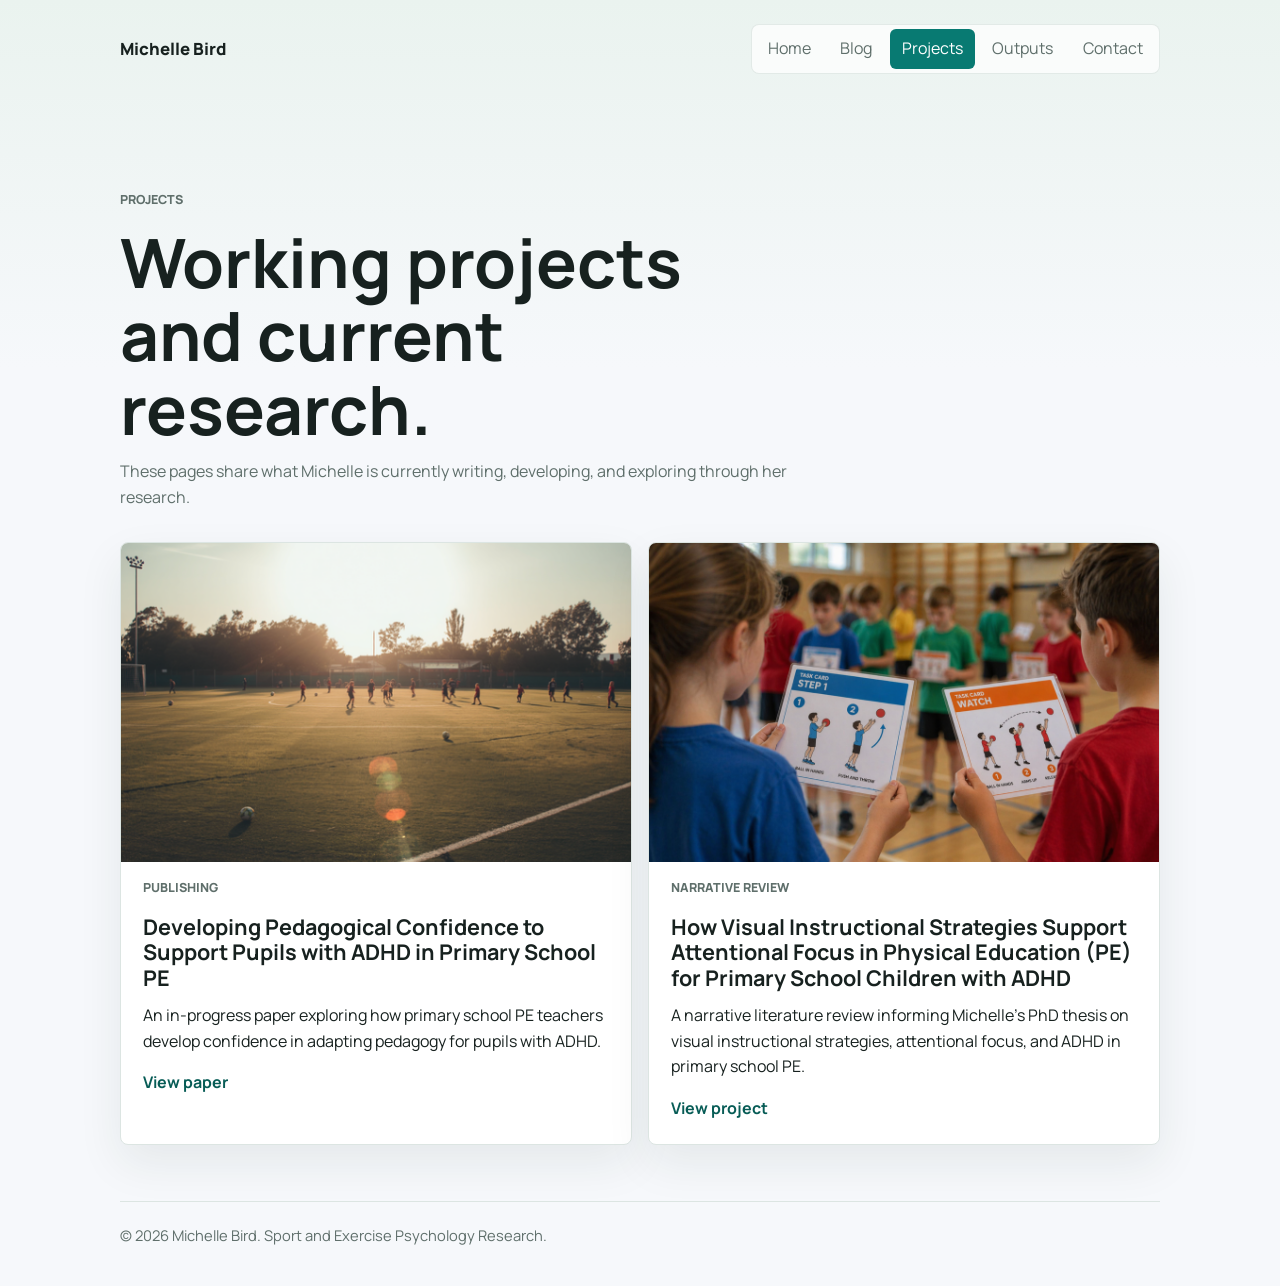
<file: projects/index.html>
<!DOCTYPE html>
<html lang="en">
  <head>
    <meta charset="UTF-8" />
    <meta name="viewport" content="width=device-width, initial-scale=1.0" />
    <title>Michelle Bird | Projects</title>
    <meta
      name="description"
      content="Research projects and papers on inclusive physical education and ADHD support in schools."
    />
    <link rel="preconnect" href="https://fonts.googleapis.com" />
    <link rel="preconnect" href="https://fonts.gstatic.com" crossorigin />
    <link
      href="https://fonts.googleapis.com/css2?family=Manrope:wght@400;500;700;800&display=swap"
      rel="stylesheet"
    />
    <link rel="stylesheet" href="../styles.css" />
  </head>
  <body>
    <div class="site-shell">
      <header class="site-header">
        <a class="brand" href="../index.html">Michelle Bird</a>
        <button class="menu-toggle" type="button" aria-expanded="false">Menu</button>
        <nav class="site-nav" aria-label="Primary navigation">
          <a href="../index.html">Home</a>
          <a href="../blog/index.html">Blog</a>
          <a href="index.html" aria-current="page">Projects</a>
          <a href="../outputs.html">Outputs</a>
          <a href="../contact.html">Contact</a>
        </nav>
      </header>

      <main>
        <section class="page-header">
          <p class="eyebrow">Projects</p>
          <h1>Working projects and current research.</h1>
          <p>
            These pages share what Michelle is currently writing, developing,
            and exploring through her research.
          </p>
        </section>

        <section class="cards">
          <a class="card card-link" href="north-window.html">
            <img
              class="card-image"
              src="../assets/images/blog-pe-wide-space.png"
              alt="Pupils playing sport across a wide outdoor PE space"
            />
            <p class="meta">Publishing</p>
            <h2>Developing Pedagogical Confidence to Support Pupils with ADHD in Primary School PE</h2>
            <p>
              An in-progress paper exploring how primary school PE teachers
              develop confidence in adapting pedagogy for pupils with ADHD.
            </p>
            <span class="text-link">View paper</span>
          </a>

          <a class="card card-link" href="common-thread.html">
            <img
              class="card-image"
              src="../assets/images/narrative-review-task-cards.png"
              alt="Children in a PE lesson holding visual task cards"
            />
            <p class="meta">Narrative Review</p>
            <h2>How Visual Instructional Strategies Support Attentional Focus in Physical Education (PE) for Primary School Children with ADHD</h2>
            <p>
              A narrative literature review informing Michelle's PhD thesis on
              visual instructional strategies, attentional focus, and ADHD in
              primary school PE.
            </p>
            <span class="text-link">View project</span>
          </a>
        </section>
      </main>

      <footer class="site-footer">
        <p>&copy; <span id="year"></span> Michelle Bird. Sport and Exercise Psychology Research.</p>
      </footer>
    </div>

    <script src="../scripts/site.js"></script>
  </body>
</html>
</file>
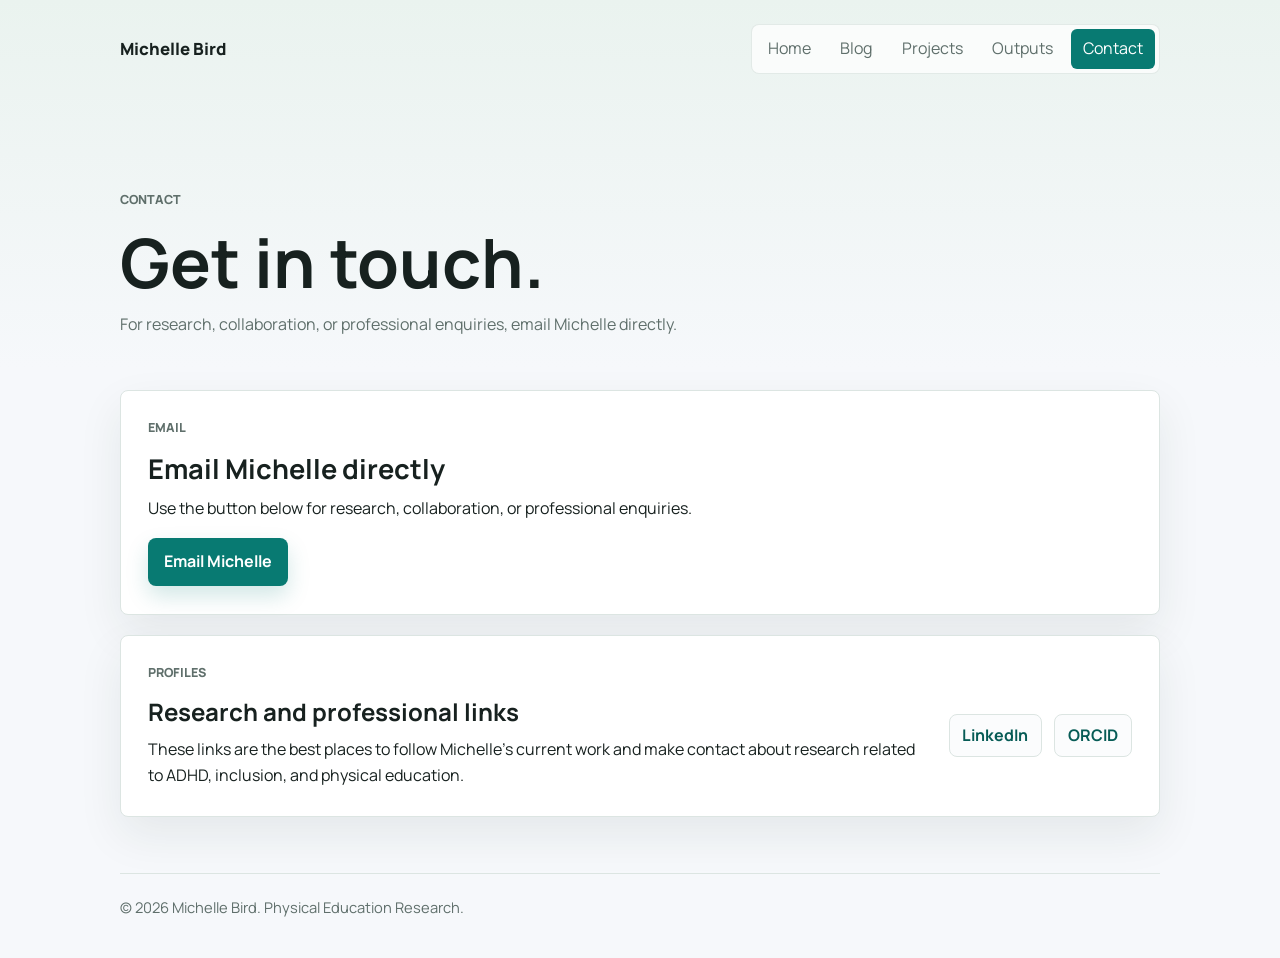
<file: contact.html>
<!DOCTYPE html>
<html lang="en">
  <head>
    <meta charset="UTF-8" />
    <meta name="viewport" content="width=device-width, initial-scale=1.0" />
    <title>Michelle Bird | Contact</title>
    <meta
      name="description"
      content="Contact Michelle Bird about sport and exercise psychology research, ADHD, inclusion, and physical education."
    />
    <link rel="preconnect" href="https://fonts.googleapis.com" />
    <link rel="preconnect" href="https://fonts.gstatic.com" crossorigin />
    <link
      href="https://fonts.googleapis.com/css2?family=Manrope:wght@400;500;700;800&display=swap"
      rel="stylesheet"
    />
    <link rel="stylesheet" href="styles.css" />
  </head>
  <body>
    <div class="site-shell">
      <header class="site-header">
        <a class="brand" href="index.html">Michelle Bird</a>
        <button class="menu-toggle" type="button" aria-expanded="false">Menu</button>
        <nav class="site-nav" aria-label="Primary navigation">
          <a href="index.html">Home</a>
          <a href="blog/index.html">Blog</a>
          <a href="projects/index.html">Projects</a>
          <a href="outputs.html">Outputs</a>
          <a href="contact.html" aria-current="page">Contact</a>
        </nav>
      </header>

      <main>
        <section class="page-header">
          <p class="eyebrow">Contact</p>
          <h1>Get in touch.</h1>
          <p>
            For research, collaboration, or professional enquiries, email
            Michelle directly.
          </p>
        </section>

        <section class="contact-email-panel">
          <p class="section-label">Email</p>
          <h2>Email Michelle directly</h2>
          <p>
            Use the button below for research, collaboration, or professional
            enquiries.
          </p>
          <a class="button button-primary" href="#" id="email-link">Email Michelle</a>
        </section>

        <section class="contact-panel">
          <div>
            <p class="section-label">Profiles</p>
            <h2>Research and professional links</h2>
            <p>
              These links are the best places to follow Michelle's current work
              and make contact about research related to ADHD, inclusion, and
              physical education.
            </p>
          </div>
          <div class="profile-links" aria-label="Michelle Bird contact links">
            <a href="https://www.linkedin.com/in/michelle-bird-19053750/?skipRedirect=true">LinkedIn</a>
            <a href="https://orcid.org/0009-0002-1070-3052">ORCID</a>
          </div>
        </section>
      </main>

      <footer class="site-footer">
        <p>&copy; <span id="year"></span> Michelle Bird. Physical Education Research.</p>
      </footer>
    </div>

    <script src="scripts/site.js"></script>
    <script>
      const emailLink = document.querySelector("#email-link");
      const user = ["230", "131"].join("");
      const domain = ["hsu", "ac", "uk"].join(".");

      emailLink.href = "mailto:" + user + "@" + domain;
    </script>
  </body>
</html>
</file>
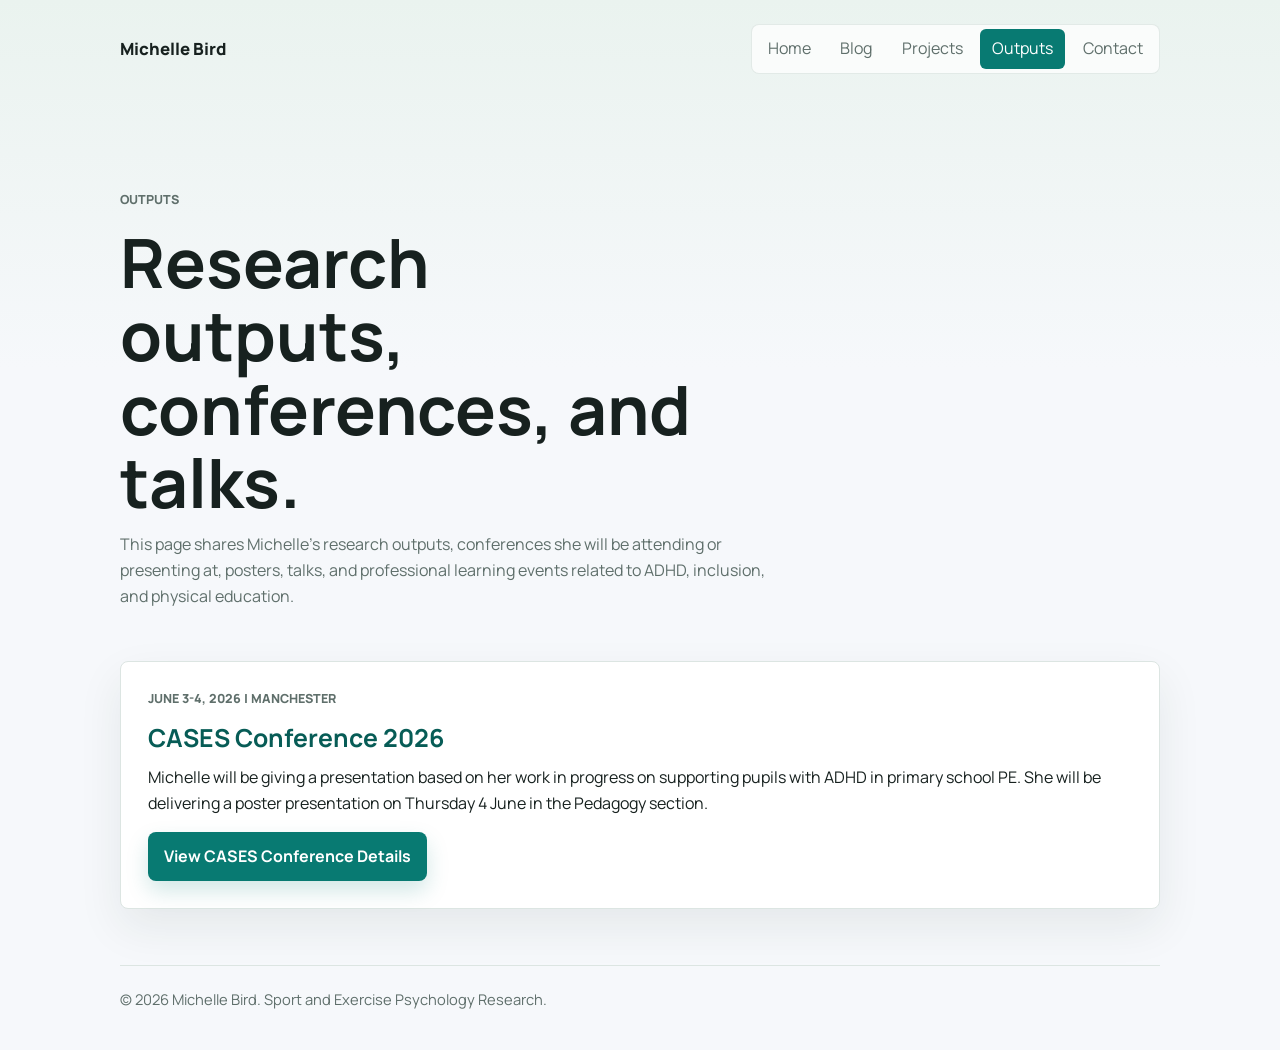
<file: outputs.html>
<!DOCTYPE html>
<html lang="en">
  <head>
    <meta charset="UTF-8" />
    <meta name="viewport" content="width=device-width, initial-scale=1.0" />
    <title>Michelle Bird | Outputs</title>
    <meta
      name="description"
      content="Research outputs, conference presentations, talks, posters, and professional learning events from Michelle Bird."
    />
    <link rel="preconnect" href="https://fonts.googleapis.com" />
    <link rel="preconnect" href="https://fonts.gstatic.com" crossorigin />
    <link
      href="https://fonts.googleapis.com/css2?family=Manrope:wght@400;500;700;800&display=swap"
      rel="stylesheet"
    />
    <link rel="stylesheet" href="styles.css" />
  </head>
  <body>
    <div class="site-shell">
      <header class="site-header">
        <a class="brand" href="index.html">Michelle Bird</a>
        <button class="menu-toggle" type="button" aria-expanded="false">Menu</button>
        <nav class="site-nav" aria-label="Primary navigation">
          <a href="index.html">Home</a>
          <a href="blog/index.html">Blog</a>
          <a href="projects/index.html">Projects</a>
          <a href="outputs.html" aria-current="page">Outputs</a>
          <a href="contact.html">Contact</a>
        </nav>
      </header>

      <main>
        <section class="page-header">
          <p class="eyebrow">Outputs</p>
          <h1>Research outputs, conferences, and talks.</h1>
          <p>
            This page shares Michelle's research outputs, conferences she will
            be attending or presenting at, posters, talks, and professional
            learning events related to ADHD, inclusion, and physical education.
          </p>
        </section>

        <section class="presentation-list">
          <article class="presentation-item">
            <p class="meta">June 3-4, 2026 | Manchester</p>
            <h2>
              <a class="text-link" href="outputs/cases-conference.html">CASES Conference 2026</a>
            </h2>
            <p>
              Michelle will be giving a presentation based on her work in
              progress on supporting pupils with ADHD in primary school PE. She
              will be delivering a poster presentation on Thursday 4 June in the
              Pedagogy section.
            </p>
            <a class="button button-primary" href="outputs/cases-conference.html">View CASES Conference Details</a>
          </article>
        </section>
      </main>

      <footer class="site-footer">
        <p>&copy; <span id="year"></span> Michelle Bird. Sport and Exercise Psychology Research.</p>
      </footer>
    </div>

    <script src="scripts/site.js"></script>
  </body>
</html>
</file>
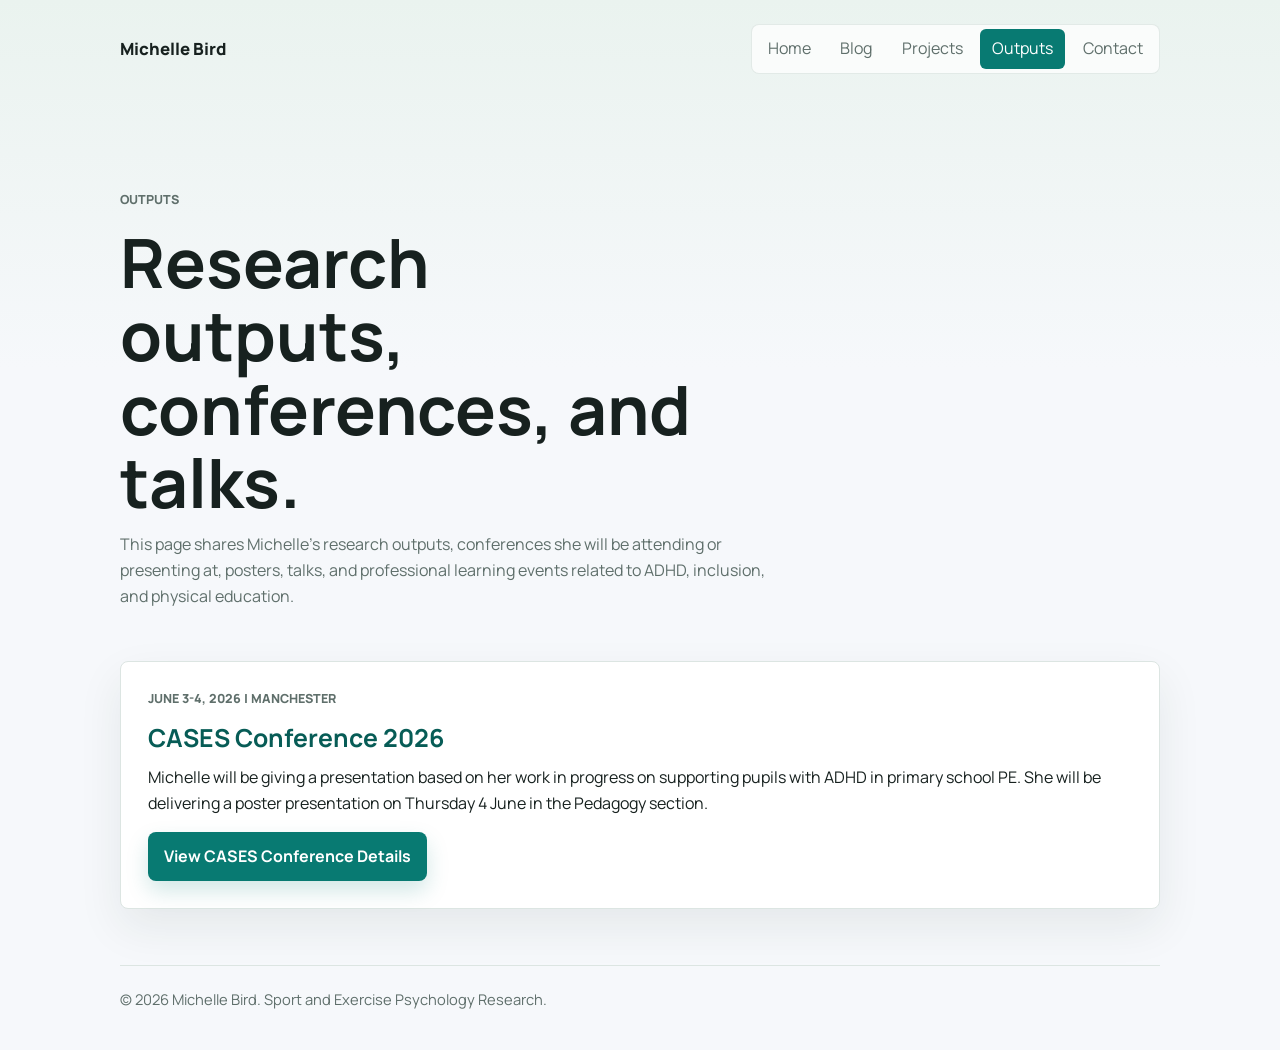
<file: presentations.html>
<!DOCTYPE html>
<html lang="en">
  <head>
    <meta charset="UTF-8" />
    <meta name="viewport" content="width=device-width, initial-scale=1.0" />
    <meta http-equiv="refresh" content="0; url=outputs.html" />
    <title>Michelle Bird | Outputs</title>
    <link rel="canonical" href="outputs.html" />
  </head>
  <body>
    <p><a href="outputs.html">View outputs</a></p>
  </body>
</html>
</file>
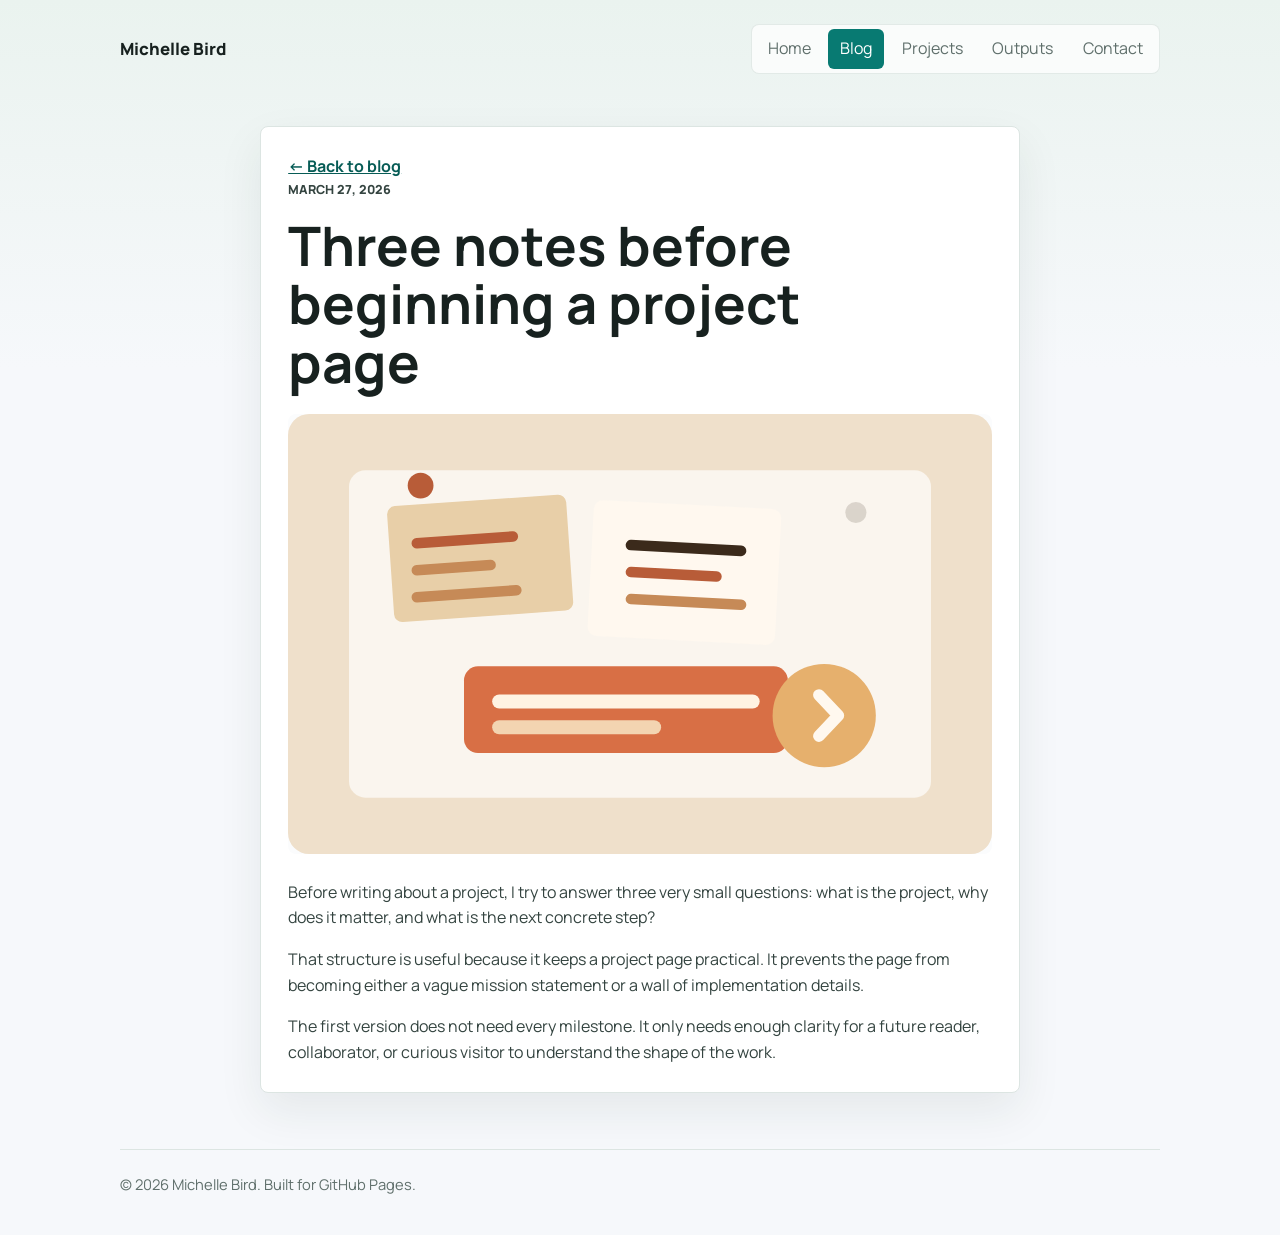
<file: blog/project-page-notes.html>
<!DOCTYPE html>
<html lang="en">
  <head>
    <meta charset="UTF-8" />
    <meta name="viewport" content="width=device-width, initial-scale=1.0" />
    <title>Three notes before beginning a project page</title>
    <meta
      name="description"
      content="A starter blog post about documenting a project clearly."
    />
    <link rel="preconnect" href="https://fonts.googleapis.com" />
    <link rel="preconnect" href="https://fonts.gstatic.com" crossorigin />
    <link
      href="https://fonts.googleapis.com/css2?family=Fraunces:opsz,wght@9..144,600;9..144,700&family=Manrope:wght@400;500;700&display=swap"
      rel="stylesheet"
    />
    <link rel="stylesheet" href="../styles.css" />
  </head>
  <body>
    <div class="site-shell">
      <header class="site-header">
        <a class="brand" href="../index.html">Michelle Bird</a>
        <button class="menu-toggle" type="button" aria-expanded="false">Menu</button>
        <nav class="site-nav" aria-label="Primary navigation">
          <a href="../index.html">Home</a>
          <a href="index.html" aria-current="page">Blog</a>
          <a href="../projects/index.html">Projects</a>
          <a href="../outputs.html">Outputs</a>
          <a href="../contact.html">Contact</a>
        </nav>
      </header>

      <main>
        <article class="article">
          <div class="article-header">
            <a class="back-link" href="index.html">&larr; Back to blog</a>
            <p class="meta">March 27, 2026</p>
            <h1>Three notes before beginning a project page</h1>
          </div>

          <img
            src="../assets/images/blog-project-notes.svg"
            alt="Illustrated planning notes pinned on a board"
          />

          <p>
            Before writing about a project, I try to answer three very small
            questions: what is the project, why does it matter, and what is the
            next concrete step?
          </p>
          <p>
            That structure is useful because it keeps a project page practical.
            It prevents the page from becoming either a vague mission statement
            or a wall of implementation details.
          </p>
          <p>
            The first version does not need every milestone. It only needs
            enough clarity for a future reader, collaborator, or curious visitor
            to understand the shape of the work.
          </p>
        </article>
      </main>

      <footer class="site-footer">
        <p>&copy; <span id="year"></span> Michelle Bird. Built for GitHub Pages.</p>
      </footer>
    </div>

    <script src="../scripts/site.js"></script>
  </body>
</html>
</file>
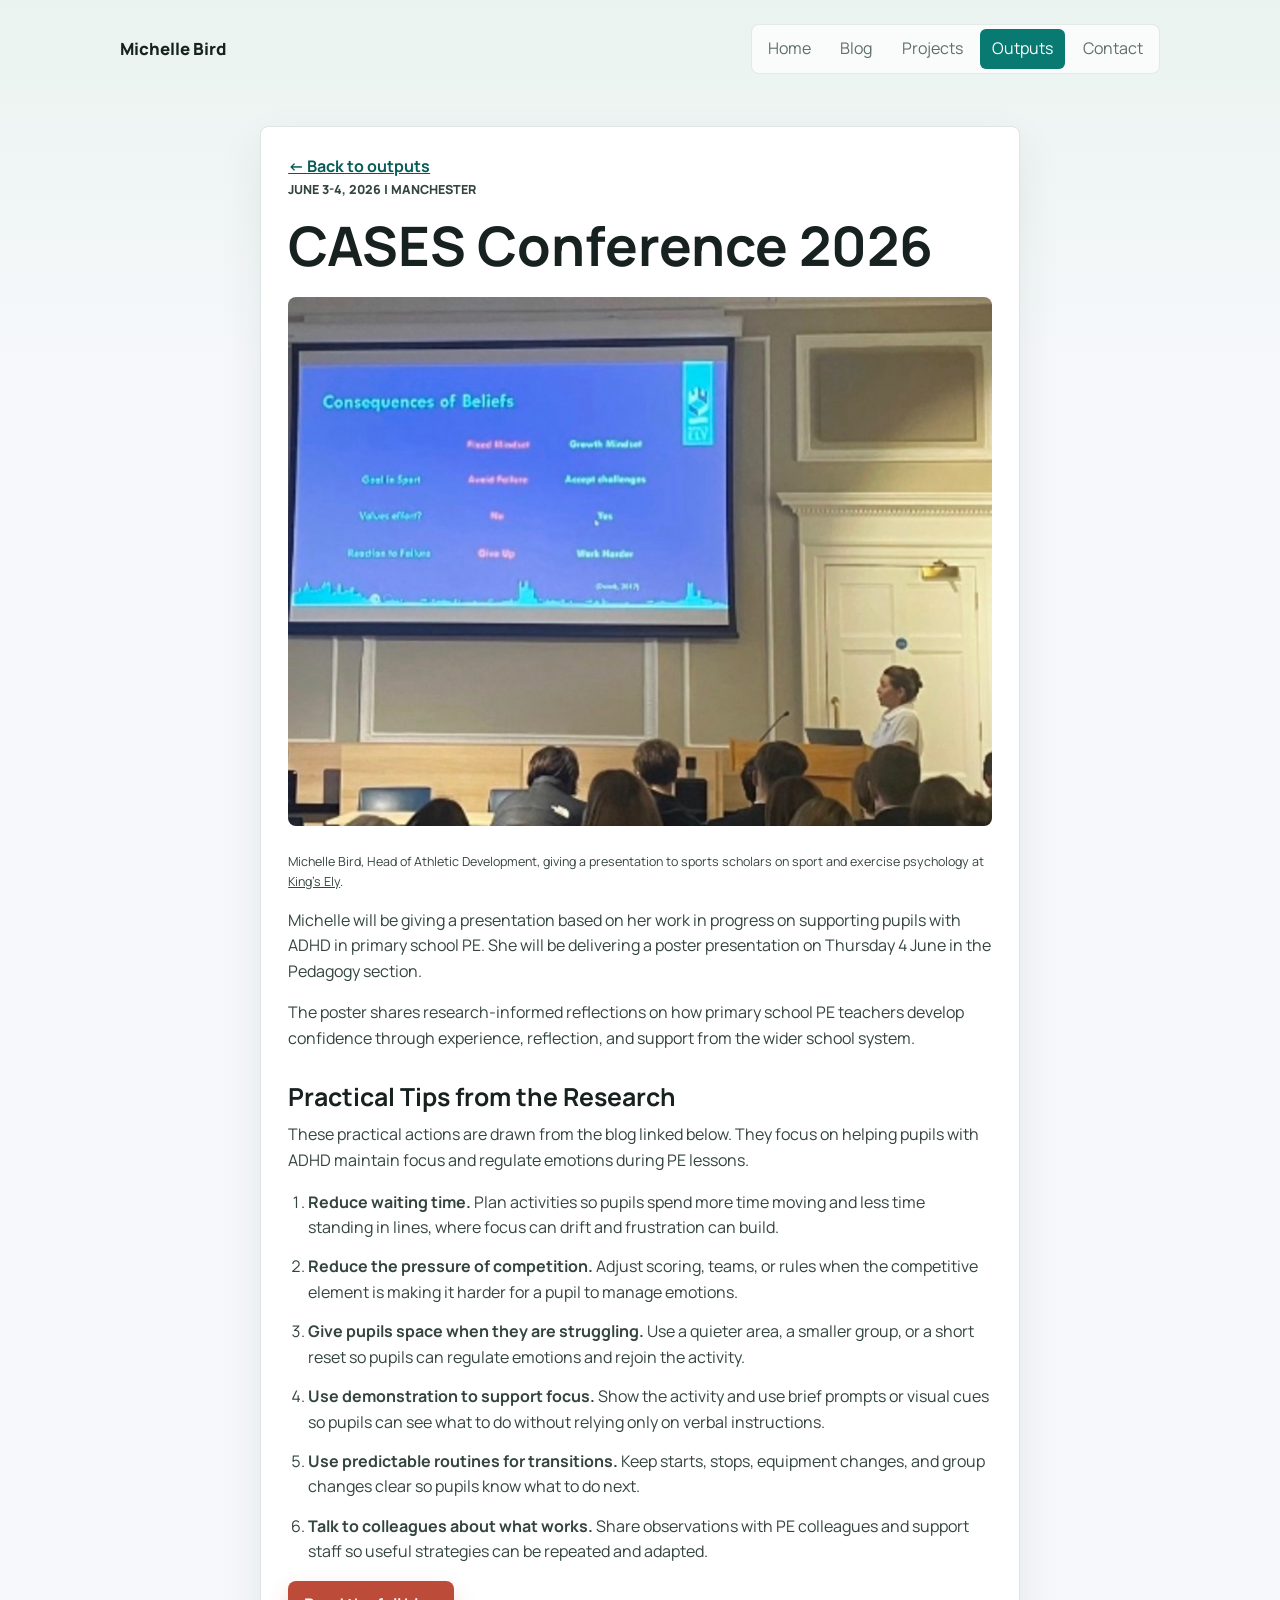
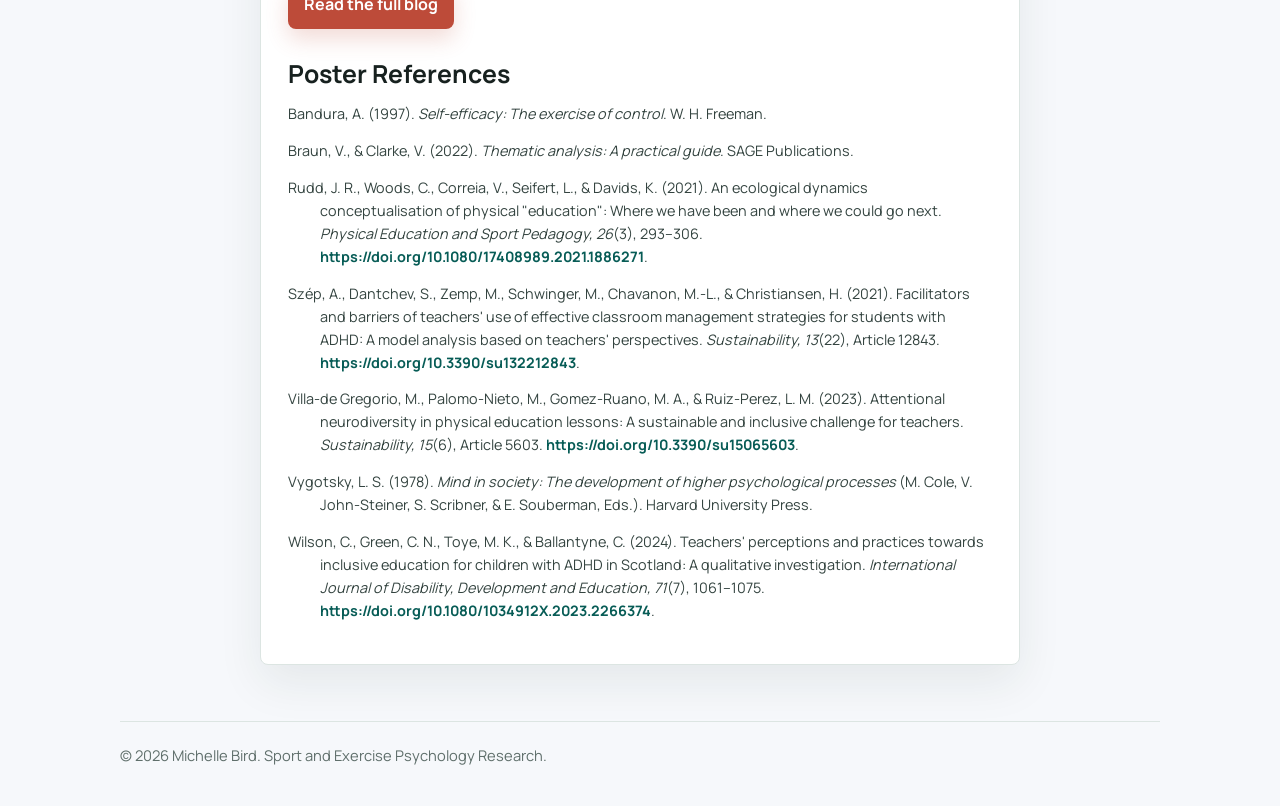
<file: outputs/cases-conference.html>
<!DOCTYPE html>
<html lang="en">
  <head>
    <meta charset="UTF-8" />
    <meta name="viewport" content="width=device-width, initial-scale=1.0" />
    <title>Michelle Bird | CASES Conference 2026</title>
    <meta
      name="description"
      content="Details and poster references for Michelle Bird's CASES Conference presentation."
    />
    <link rel="preconnect" href="https://fonts.googleapis.com" />
    <link rel="preconnect" href="https://fonts.gstatic.com" crossorigin />
    <link
      href="https://fonts.googleapis.com/css2?family=Manrope:wght@400;500;700;800&display=swap"
      rel="stylesheet"
    />
    <link rel="stylesheet" href="../styles.css" />
  </head>
  <body>
    <div class="site-shell">
      <header class="site-header">
        <a class="brand" href="../index.html">Michelle Bird</a>
        <button class="menu-toggle" type="button" aria-expanded="false">Menu</button>
        <nav class="site-nav" aria-label="Primary navigation">
          <a href="../index.html">Home</a>
          <a href="../blog/index.html">Blog</a>
          <a href="../projects/index.html">Projects</a>
          <a href="../outputs.html" aria-current="page">Outputs</a>
          <a href="../contact.html">Contact</a>
        </nav>
      </header>

      <main>
        <article class="article">
          <div class="article-header">
            <a class="back-link" href="../outputs.html">&larr; Back to outputs</a>
            <p class="meta">June 3-4, 2026 | Manchester</p>
            <h1>CASES Conference 2026</h1>
          </div>

          <img
            src="../assets/images/michelle-presentation.jpg"
            alt="Michelle Bird giving a presentation in a conference room"
          />
          <p class="image-credit">
            Michelle Bird, Head of Athletic Development, giving a presentation
            to sports scholars on sport and exercise psychology at
            <a href="https://www.kingsely.org/">King's Ely</a>.
          </p>

          <p>
            Michelle will be giving a presentation based on her work in
            progress on supporting pupils with ADHD in primary school PE. She
            will be delivering a poster presentation on Thursday 4 June in the
            Pedagogy section.
          </p>
          <p>
            The poster shares research-informed reflections on how primary
            school PE teachers develop confidence through experience,
            reflection, and support from the wider school system.
          </p>

          <h2>Practical Tips from the Research</h2>
          <p>
            These practical actions are drawn from the blog linked below. They
            focus on helping pupils with ADHD maintain focus and regulate
            emotions during PE lessons.
          </p>
          <ol class="strategy-list">
            <li>
              <strong>Reduce waiting time.</strong>
              Plan activities so pupils spend more time moving and less time
              standing in lines, where focus can drift and frustration can
              build.
            </li>
            <li>
              <strong>Reduce the pressure of competition.</strong>
              Adjust scoring, teams, or rules when the competitive element is
              making it harder for a pupil to manage emotions.
            </li>
            <li>
              <strong>Give pupils space when they are struggling.</strong>
              Use a quieter area, a smaller group, or a short reset so pupils
              can regulate emotions and rejoin the activity.
            </li>
            <li>
              <strong>Use demonstration to support focus.</strong>
              Show the activity and use brief prompts or visual cues so pupils
              can see what to do without relying only on verbal instructions.
            </li>
            <li>
              <strong>Use predictable routines for transitions.</strong>
              Keep starts, stops, equipment changes, and group changes clear so
              pupils know what to do next.
            </li>
            <li>
              <strong>Talk to colleagues about what works.</strong>
              Share observations with PE colleagues and support staff so useful
              strategies can be repeated and adapted.
            </li>
          </ol>
          <p>
            <a class="button button-red" href="../blog/pe-teachers-adhd-confidence.html">Read the full blog</a>
          </p>

          <h2>Poster References</h2>
          <ul class="reference-list">
            <li>
              Bandura, A. (1997). <em>Self-efficacy: The exercise of control</em>.
              W. H. Freeman.
            </li>
            <li>
              Braun, V., &amp; Clarke, V. (2022).
              <em>Thematic analysis: A practical guide</em>. SAGE Publications.
            </li>
            <li>
              Rudd, J. R., Woods, C., Correia, V., Seifert, L., &amp; Davids,
              K. (2021). An ecological dynamics conceptualisation of physical
              "education": Where we have been and where we could go next.
              <em>Physical Education and Sport Pedagogy, 26</em>(3), 293&ndash;306.
              <a class="text-link" href="https://doi.org/10.1080/17408989.2021.1886271">https://doi.org/10.1080/17408989.2021.1886271</a>.
            </li>
            <li>
              Sz&eacute;p, A., Dantchev, S., Zemp, M., Schwinger, M., Chavanon, M.-L.,
              &amp; Christiansen, H. (2021). Facilitators and barriers of
              teachers' use of effective classroom management strategies for
              students with ADHD: A model analysis based on teachers'
              perspectives. <em>Sustainability, 13</em>(22), Article 12843.
              <a class="text-link" href="https://doi.org/10.3390/su132212843">https://doi.org/10.3390/su132212843</a>.
            </li>
            <li>
              Villa-de Gregorio, M., Palomo-Nieto, M., Gomez-Ruano, M. A.,
              &amp; Ruiz-Perez, L. M. (2023). Attentional neurodiversity in
              physical education lessons: A sustainable and inclusive
              challenge for teachers. <em>Sustainability, 15</em>(6), Article 5603.
              <a class="text-link" href="https://doi.org/10.3390/su15065603">https://doi.org/10.3390/su15065603</a>.
            </li>
            <li>
              Vygotsky, L. S. (1978).
              <em>Mind in society: The development of higher psychological processes</em>
              (M. Cole, V. John-Steiner, S. Scribner, &amp; E. Souberman, Eds.).
              Harvard University Press.
            </li>
            <li>
              Wilson, C., Green, C. N., Toye, M. K., &amp; Ballantyne, C.
              (2024). Teachers' perceptions and practices towards inclusive
              education for children with ADHD in Scotland: A qualitative
              investigation.
              <em>International Journal of Disability, Development and Education, 71</em>(7),
              1061&ndash;1075. <a class="text-link" href="https://doi.org/10.1080/1034912X.2023.2266374">https://doi.org/10.1080/1034912X.2023.2266374</a>.
            </li>
          </ul>
        </article>
      </main>

      <footer class="site-footer">
        <p>&copy; <span id="year"></span> Michelle Bird. Sport and Exercise Psychology Research.</p>
      </footer>
    </div>

    <script src="../scripts/site.js"></script>
  </body>
</html>
</file>
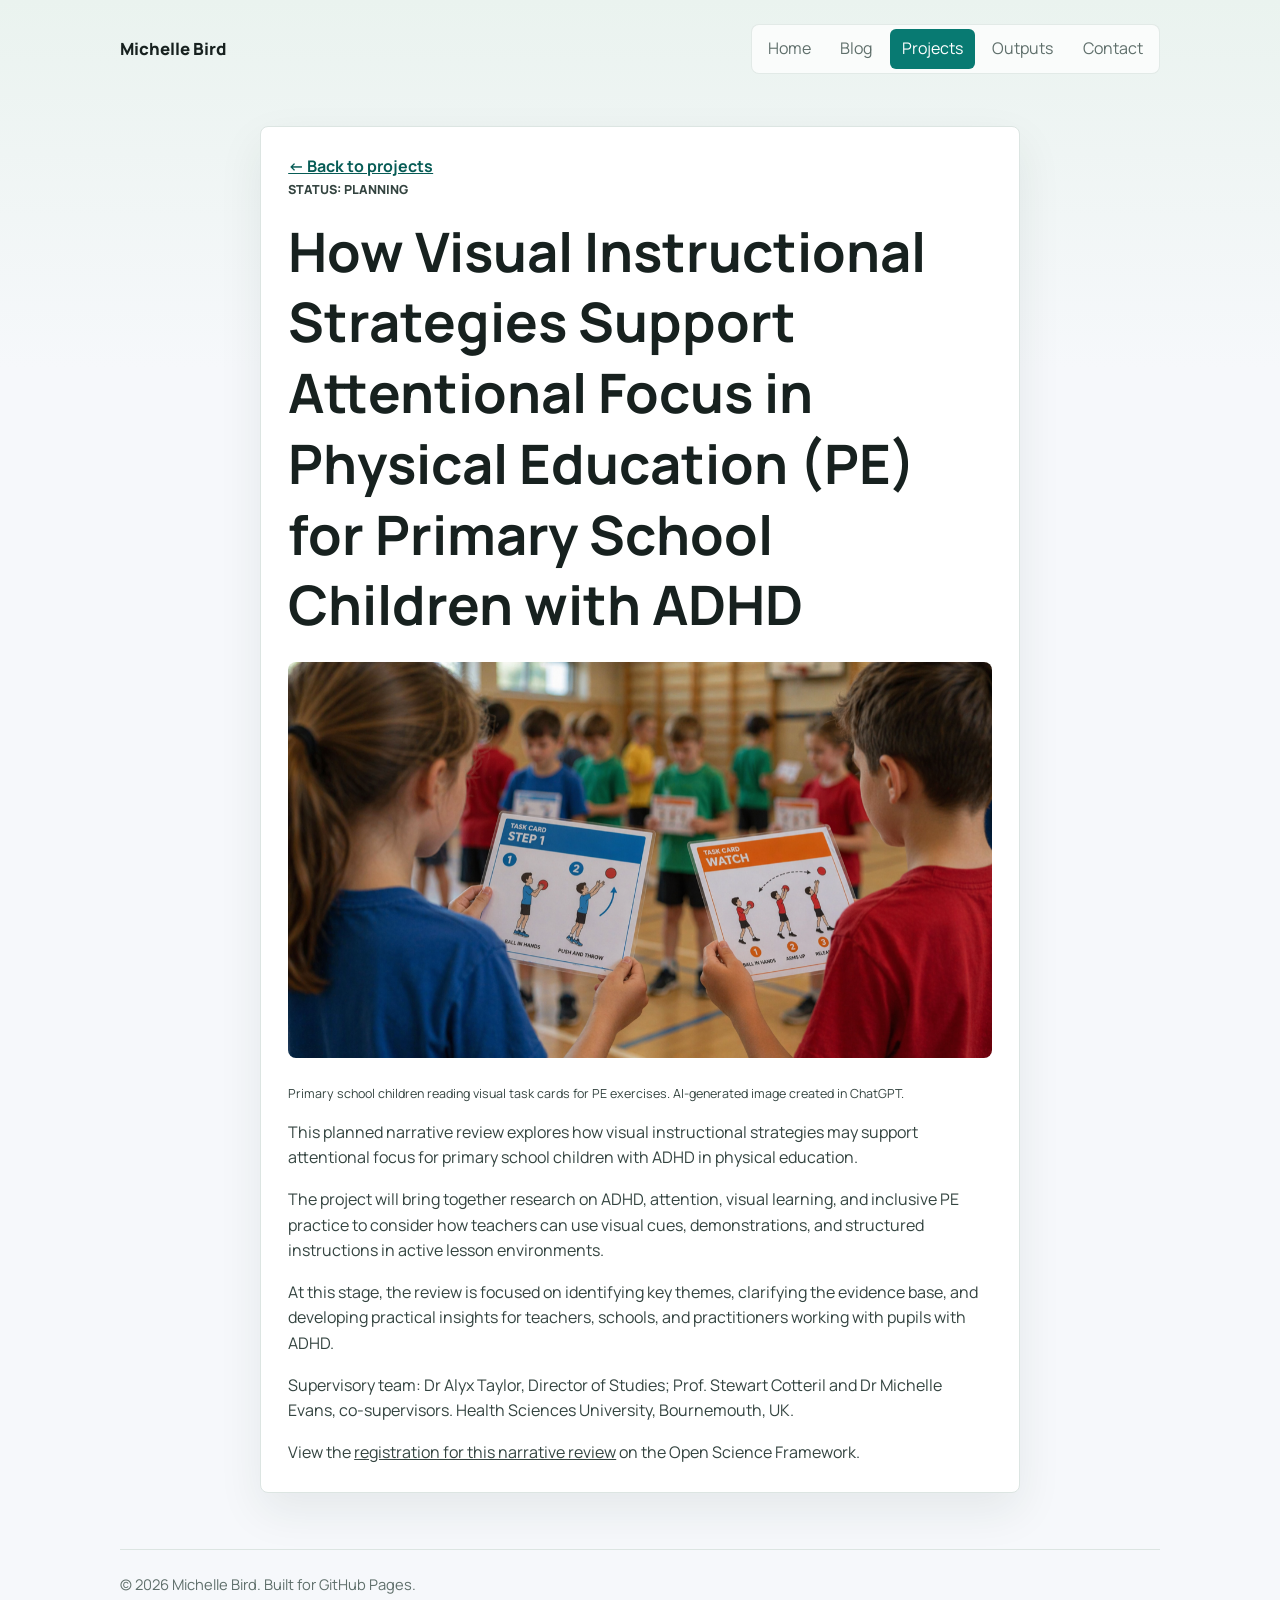
<file: projects/common-thread.html>
<!DOCTYPE html>
<html lang="en">
  <head>
    <meta charset="UTF-8" />
    <meta name="viewport" content="width=device-width, initial-scale=1.0" />
    <title>How Visual Instructional Strategies Support Attentional Focus in Physical Education (PE) for Primary School Children with ADHD</title>
    <meta
      name="description"
      content="Planning page for a narrative review on visual instructional strategies, attentional focus, and ADHD in primary school PE."
    />
    <link rel="preconnect" href="https://fonts.googleapis.com" />
    <link rel="preconnect" href="https://fonts.gstatic.com" crossorigin />
    <link
      href="https://fonts.googleapis.com/css2?family=Fraunces:opsz,wght@9..144,600;9..144,700&family=Manrope:wght@400;500;700&display=swap"
      rel="stylesheet"
    />
    <link rel="stylesheet" href="../styles.css" />
  </head>
  <body>
    <div class="site-shell">
      <header class="site-header">
        <a class="brand" href="../index.html">Michelle Bird</a>
        <button class="menu-toggle" type="button" aria-expanded="false">Menu</button>
        <nav class="site-nav" aria-label="Primary navigation">
          <a href="../index.html">Home</a>
          <a href="../blog/index.html">Blog</a>
          <a href="index.html" aria-current="page">Projects</a>
          <a href="../outputs.html">Outputs</a>
          <a href="../contact.html">Contact</a>
        </nav>
      </header>

      <main>
        <article class="article">
          <div class="article-header">
            <a class="back-link" href="index.html">&larr; Back to projects</a>
            <p class="meta">Status: Planning</p>
            <h1 class="project-title">How Visual Instructional Strategies Support Attentional Focus in Physical Education (PE) for Primary School Children with ADHD</h1>
          </div>

          <img
            src="../assets/images/narrative-review-task-cards.png"
            alt="Children in a PE lesson holding visual task cards"
          />
          <p class="image-credit">
            Primary school children reading visual task cards for PE exercises.
            AI-generated image created in ChatGPT.
          </p>

          <p>
            This planned narrative review explores how visual instructional
            strategies may support attentional focus for primary school
            children with ADHD in physical education.
          </p>
          <p>
            The project will bring together research on ADHD, attention,
            visual learning, and inclusive PE practice to consider how teachers
            can use visual cues, demonstrations, and structured instructions in
            active lesson environments.
          </p>
          <p>
            At this stage, the review is focused on identifying key themes,
            clarifying the evidence base, and developing practical insights for
            teachers, schools, and practitioners working with pupils with ADHD.
          </p>
          <p>
            Supervisory team: Dr Alyx Taylor, Director of Studies; Prof.
            Stewart Cotteril and Dr Michelle Evans, co-supervisors. Health
            Sciences University, Bournemouth, UK.
          </p>
          <p>
            View the <a href="https://osf.io/k5pa4/overview">registration for this narrative review</a>
            on the Open Science Framework.
          </p>
        </article>
      </main>

      <footer class="site-footer">
        <p>&copy; <span id="year"></span> Michelle Bird. Built for GitHub Pages.</p>
      </footer>
    </div>

    <script src="../scripts/site.js"></script>
  </body>
</html>
</file>
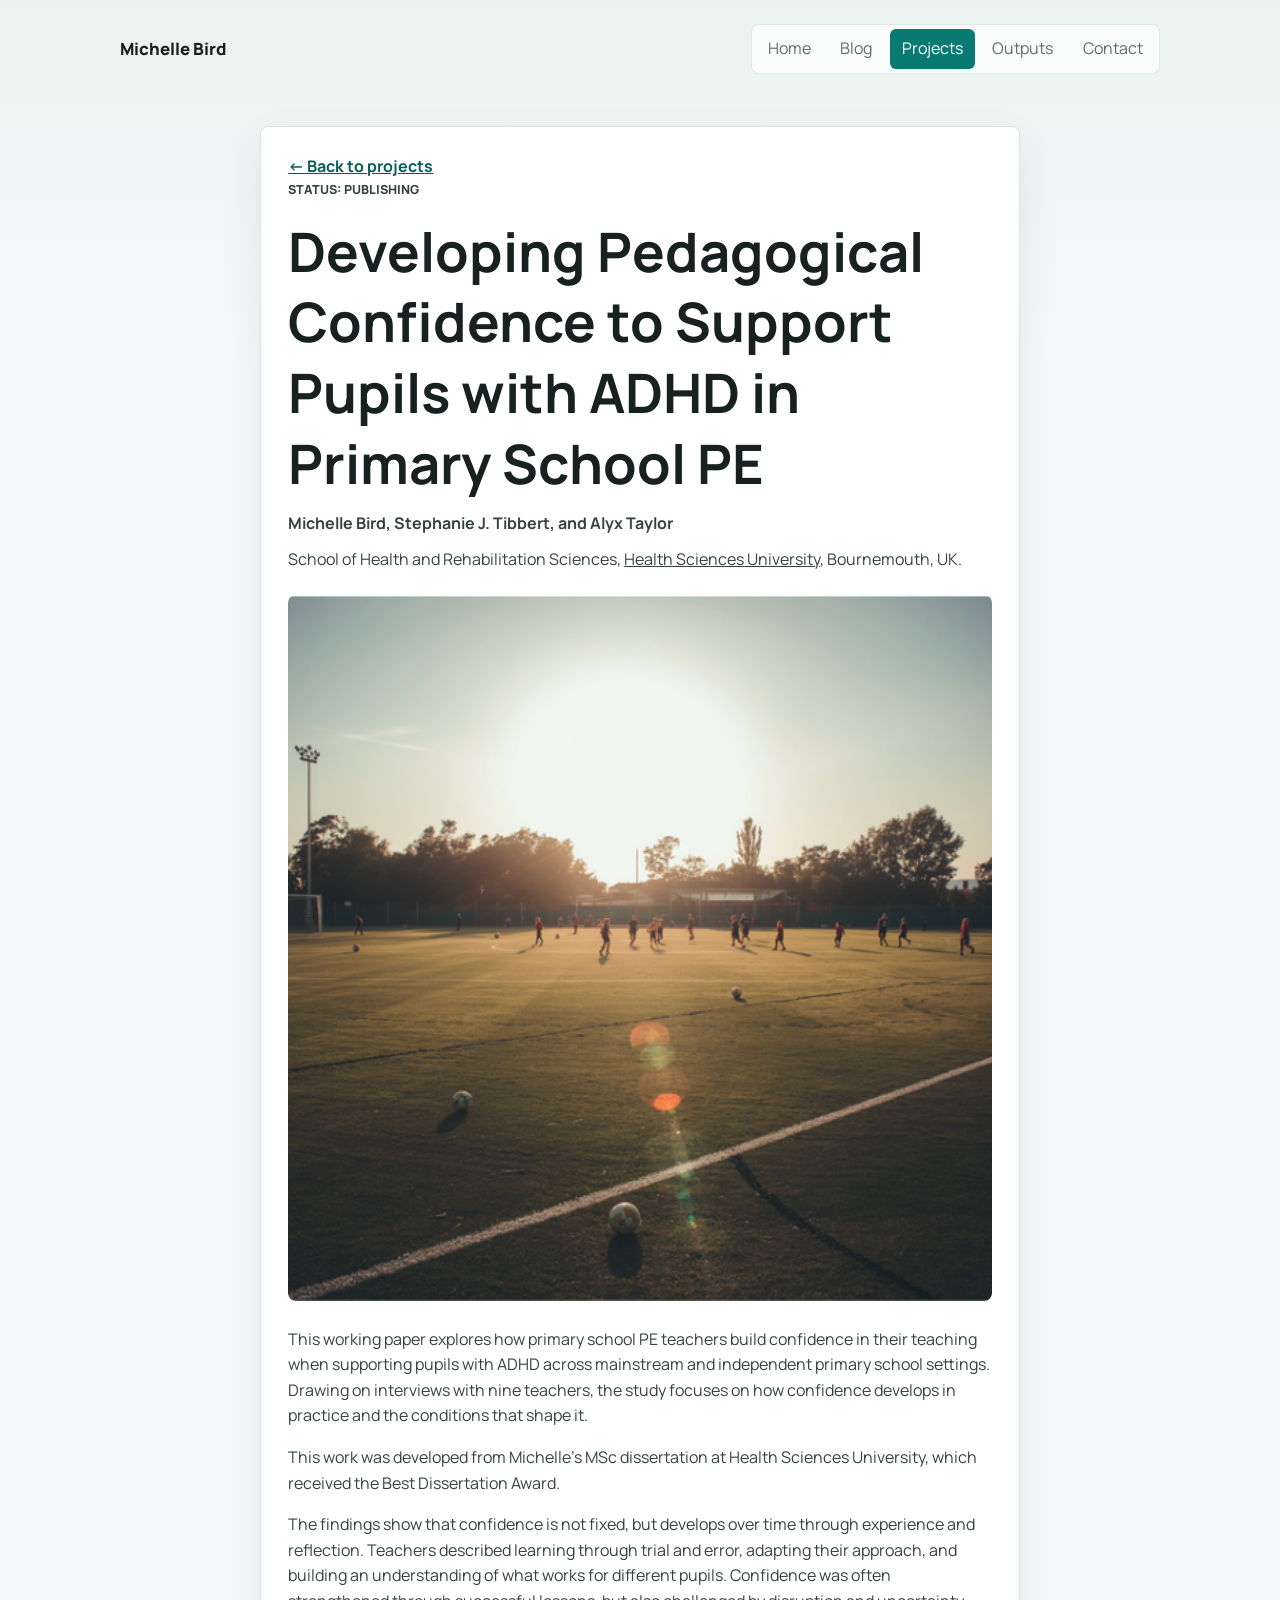
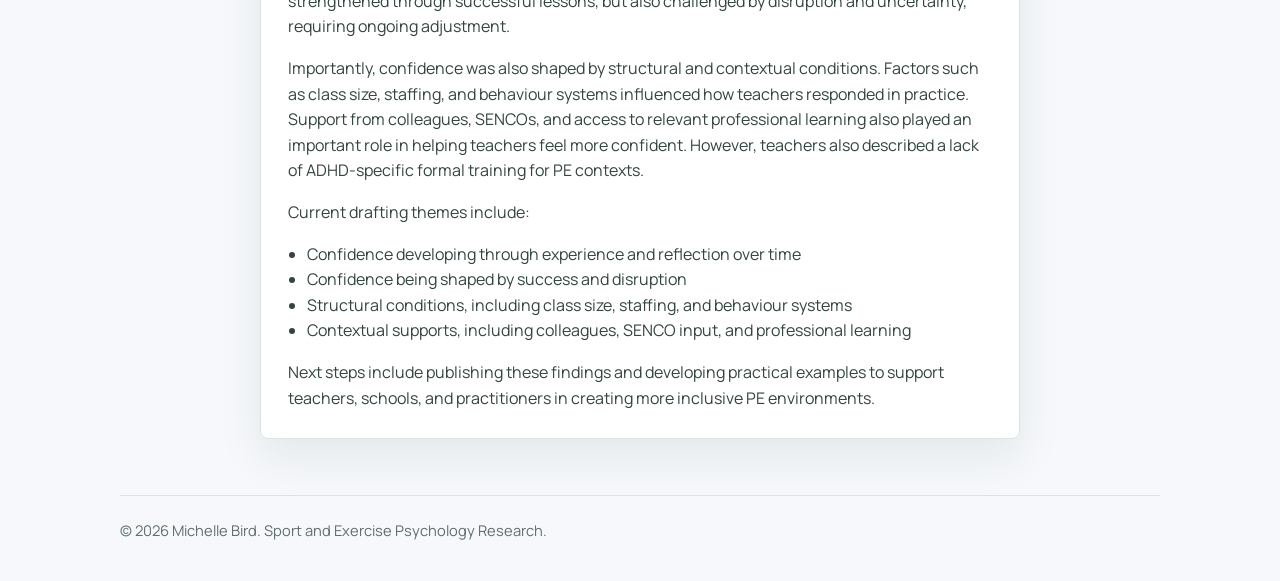
<file: projects/north-window.html>
<!DOCTYPE html>
<html lang="en">
  <head>
    <meta charset="UTF-8" />
    <meta name="viewport" content="width=device-width, initial-scale=1.0" />
    <title>Developing Pedagogical Confidence to Support Pupils with ADHD in Primary School PE | Michelle Bird</title>
    <meta
      name="description"
      content="Working paper on pedagogical confidence in physical education for pupils with ADHD."
    />
    <link rel="preconnect" href="https://fonts.googleapis.com" />
    <link rel="preconnect" href="https://fonts.gstatic.com" crossorigin />
    <link
      href="https://fonts.googleapis.com/css2?family=Manrope:wght@400;500;700;800&display=swap"
      rel="stylesheet"
    />
    <link rel="stylesheet" href="../styles.css?v=2" />
  </head>
  <body>
    <div class="site-shell">
      <header class="site-header">
        <a class="brand" href="../index.html">Michelle Bird</a>
        <button class="menu-toggle" type="button" aria-expanded="false">Menu</button>
        <nav class="site-nav" aria-label="Primary navigation">
          <a href="../index.html">Home</a>
          <a href="../blog/index.html">Blog</a>
          <a href="index.html" aria-current="page">Projects</a>
          <a href="../outputs.html">Outputs</a>
          <a href="../contact.html">Contact</a>
        </nav>
      </header>

      <main>
        <article class="article">
          <div class="article-header">
            <a class="back-link" href="index.html">&larr; Back to projects</a>
            <p class="meta">Status: Publishing</p>
            <h1 class="project-title">Developing Pedagogical Confidence to Support Pupils with ADHD in Primary School PE</h1>
            <p class="article-authors">Michelle Bird, Stephanie J. Tibbert, and Alyx Taylor</p>
            <p class="article-affiliation">
              School of Health and Rehabilitation Sciences,
              <a href="https://www.hsu.ac.uk/">Health Sciences University</a>,
              Bournemouth, UK.
            </p>
          </div>

          <img
            src="../assets/images/blog-pe-wide-space.png"
            alt="Pupils playing sport across a wide outdoor PE space"
          />

          <p>
            This working paper explores how primary school PE teachers build
            confidence in their teaching when supporting pupils with ADHD across
            mainstream and independent primary school settings. Drawing on
            interviews with nine teachers, the study focuses on how confidence
            develops in practice and the conditions that shape it.
          </p>
          <p>
            This work was developed from Michelle's MSc dissertation at Health
            Sciences University, which received the Best Dissertation Award.
          </p>
          <p>
            The findings show that confidence is not fixed, but develops over
            time through experience and reflection. Teachers described learning
            through trial and error, adapting their approach, and building an
            understanding of what works for different pupils. Confidence was
            often strengthened through successful lessons, but also challenged
            by disruption and uncertainty, requiring ongoing adjustment.
          </p>
          <p>
            Importantly, confidence was also shaped by structural and contextual
            conditions. Factors such as class size, staffing, and behaviour
            systems influenced how teachers responded in practice. Support from
            colleagues, SENCOs, and access to relevant professional learning
            also played an important role in helping teachers feel more
            confident. However, teachers also described a lack of ADHD-specific
            formal training for PE contexts.
          </p>
          <p>
            Current drafting themes include:
          </p>
          <ul class="post-list">
            <li>Confidence developing through experience and reflection over time</li>
            <li>Confidence being shaped by success and disruption</li>
            <li>Structural conditions, including class size, staffing, and behaviour systems</li>
            <li>Contextual supports, including colleagues, SENCO input, and professional learning</li>
          </ul>
          <p>
            Next steps include publishing these findings and developing
            practical examples to support teachers, schools, and practitioners
            in creating more inclusive PE environments.
          </p>
        </article>
      </main>

      <footer class="site-footer">
        <p>&copy; <span id="year"></span> Michelle Bird. Sport and Exercise Psychology Research.</p>
      </footer>
    </div>

    <script src="../scripts/site.js"></script>
  </body>
</html>
</file>
<file: styles.css>
:root {
  --bg: #f6f8fb;
  --bg-soft: #eaf3ef;
  --surface: #ffffff;
  --surface-soft: #fbfcfd;
  --text: #17211f;
  --muted: #5f6f6b;
  --line: #dce5e2;
  --accent: #087a72;
  --accent-dark: #075c56;
  --accent-warm: #bd4b39;
  --shadow: 0 18px 45px rgba(31, 45, 42, 0.08);
  --max-width: 1040px;
  --radius: 8px;
}

* {
  box-sizing: border-box;
}

body {
  margin: 0;
  font-family: "Manrope", sans-serif;
  color: var(--text);
  background:
    linear-gradient(180deg, var(--bg-soft) 0, var(--bg) 23rem),
    var(--bg);
  line-height: 1.6;
}

a {
  color: inherit;
}

.site-shell {
  width: min(calc(100% - 2rem), var(--max-width));
  margin: 0 auto;
  min-height: 100vh;
}

.site-header,
.site-footer {
  display: flex;
  justify-content: space-between;
  align-items: center;
  gap: 1rem;
}

.site-header {
  padding: 1.5rem 0 1.25rem;
}

.site-header-home {
  justify-content: flex-end;
}

.site-footer {
  padding: 1.4rem 0 2.4rem;
  border-top: 1px solid var(--line);
  color: var(--muted);
  font-size: 0.92rem;
}

.brand,
.site-nav a,
.button,
.text-link {
  text-decoration: none;
}

.brand {
  font-weight: 800;
  letter-spacing: 0;
  font-size: 1.05rem;
}

.site-nav {
  display: flex;
  gap: 0.35rem;
  padding: 0.25rem;
  background: rgba(255, 255, 255, 0.72);
  border: 1px solid rgba(220, 229, 226, 0.8);
  border-radius: var(--radius);
}

.menu-toggle {
  display: none;
  min-height: 2.35rem;
  padding: 0.5rem 0.8rem;
  color: white;
  background: var(--accent);
  border: 0;
  border-radius: var(--radius);
  font: inherit;
  font-weight: 700;
  cursor: pointer;
}

.menu-toggle:hover {
  background: var(--accent-warm);
}

.site-nav a {
  color: var(--muted);
  border-radius: 6px;
  padding: 0.45rem 0.75rem;
  transition: background 160ms ease, color 160ms ease;
}

.site-nav a[aria-current="page"],
.site-nav a:hover {
  background: var(--accent);
  color: white;
}

.text-link:hover {
  color: var(--accent-warm);
}

main {
  padding: 0.75rem 0 3.5rem;
}

.hero,
.section-grid,
.cards,
.content-grid,
.bio-section,
.research-interests,
.research-feature {
  display: grid;
  gap: 1rem;
}

.hero {
  grid-template-columns: minmax(0, 1.2fr) minmax(260px, 0.8fr);
  align-items: center;
  gap: clamp(1.5rem, 5vw, 4rem);
  min-height: 31rem;
  padding: clamp(2.5rem, 7vw, 5rem) 0 clamp(2.4rem, 6vw, 4rem);
  border-bottom: 1px solid rgba(23, 33, 31, 0.1);
}

.panel,
.card,
.article,
.portrait-card,
.bio-section,
.research-interests,
.research-feature,
.contact-email-panel,
.contact-panel,
.presentation-item {
  background: var(--surface);
  border: 1px solid var(--line);
  border-radius: var(--radius);
  box-shadow: var(--shadow);
}

.panel,
.card {
  overflow: hidden;
}

.panel,
.article,
.bio-section,
.research-interests,
.research-feature,
.contact-email-panel,
.contact-panel,
.presentation-item {
  padding: clamp(1.25rem, 3vw, 1.7rem);
}

h1,
h2 {
  margin: 0 0 0.8rem;
  line-height: 1.08;
  letter-spacing: 0;
  overflow-wrap: anywhere;
}

p {
  margin: 0 0 1rem;
}

p:last-child {
  margin-bottom: 0;
}

.hero h1,
.page-header h1,
.article h1 {
  font-size: 4.25rem;
  max-width: 13ch;
}

.panel h2,
.card h2 {
  font-size: 1.35rem;
  line-height: 1.18;
}

.article .article-header h1 {
  font-size: clamp(2.1rem, 5vw, 3.4rem);
  max-width: 18ch;
}

.article .project-title {
  font-size: 20pt;
  line-height: 1.3;
  max-width: 44ch;
}

.eyebrow,
.section-label,
.meta {
  text-transform: uppercase;
  letter-spacing: 0;
  font-size: 0.78rem;
  color: var(--muted);
  font-weight: 800;
}

.lead {
  max-width: 42rem;
  font-size: 1.22rem;
  color: #31403d;
}

.mini-list,
.post-list {
  margin: 0.8rem 0 1rem;
  padding-left: 1.2rem;
}

.button-row {
  display: flex;
  gap: 0.75rem;
  flex-wrap: wrap;
  margin-top: 1.4rem;
}

.profile-links {
  display: flex;
  gap: 0.75rem;
  flex-wrap: wrap;
  margin-top: 1.25rem;
}

.profile-links a {
  display: inline-flex;
  align-items: center;
  min-height: 2.35rem;
  padding: 0.5rem 0.8rem;
  color: var(--accent-dark);
  border: 1px solid var(--line);
  border-radius: var(--radius);
  background: var(--surface-soft);
  font-weight: 700;
  text-decoration: none;
  transition: background 160ms ease, border-color 160ms ease, color 160ms ease, transform 160ms ease;
}

.profile-links a:hover {
  color: white;
  background: var(--accent);
  border-color: var(--accent);
  transform: translateY(-1px);
}

.button {
  display: inline-flex;
  align-items: center;
  min-height: 2.8rem;
  padding: 0.72rem 1rem;
  border-radius: var(--radius);
  font-weight: 700;
  transition: transform 160ms ease, box-shadow 160ms ease, background 160ms ease;
}

.button-primary {
  color: white;
  background: var(--accent);
  box-shadow: 0 10px 22px rgba(8, 122, 114, 0.18);
}

.button-primary:hover {
  background: var(--accent-warm);
  box-shadow: 0 12px 24px rgba(189, 75, 57, 0.2);
}

.button-red {
  color: white;
  background: var(--accent-warm);
  box-shadow: 0 10px 22px rgba(189, 75, 57, 0.2);
}

.button-red:hover {
  background: #9f3828;
  box-shadow: 0 12px 24px rgba(159, 56, 40, 0.24);
}

.button-secondary {
  background: rgba(255, 255, 255, 0.76);
  border: 1px solid var(--line);
}

.button-secondary:hover {
  color: white;
  background: var(--accent-dark);
  border-color: var(--accent-dark);
}

.button:hover {
  transform: translateY(-1px);
}

.focus-strip {
  display: grid;
  grid-template-columns: repeat(3, minmax(0, 1fr));
  gap: 1px;
  margin: 1.25rem 0;
  overflow: hidden;
  border: 1px solid var(--line);
  border-radius: var(--radius);
  background: var(--line);
}

.focus-strip p {
  margin: 0;
  padding: 1rem;
  background: rgba(255, 255, 255, 0.78);
  color: #344440;
  font-size: 0.95rem;
  font-weight: 700;
}

.portrait-card {
  margin: 0;
  overflow: hidden;
}

.portrait-card img {
  display: block;
  width: 100%;
  aspect-ratio: 4 / 5;
  object-fit: cover;
  background: var(--surface-soft);
}

.portrait-card figcaption {
  padding: 0.85rem 1rem;
  color: var(--muted);
  font-size: 0.92rem;
  font-weight: 700;
}

.bio-section {
  grid-template-columns: minmax(180px, 0.45fr) minmax(0, 1fr);
  gap: clamp(1rem, 4vw, 2.5rem);
  margin-top: 1.25rem;
}

.bio-copy {
  max-width: 42rem;
}

.research-interests {
  grid-template-columns: minmax(180px, 0.45fr) minmax(0, 1fr);
  gap: clamp(1rem, 4vw, 2.5rem);
  margin-top: 1.25rem;
}

.keyword-list {
  display: flex;
  flex-wrap: wrap;
  gap: 0.55rem;
  margin: 0;
  padding: 0;
  list-style: none;
}

.keyword-list li {
  padding: 0.45rem 0.7rem;
  color: #31403d;
  background: var(--bg-soft);
  border: 1px solid var(--line);
  border-radius: var(--radius);
  font-size: 0.92rem;
  font-weight: 700;
}

.research-feature {
  grid-template-columns: minmax(220px, 0.7fr) minmax(0, 1fr);
  align-items: center;
  gap: clamp(1rem, 4vw, 2rem);
  margin-top: 1.25rem;
  overflow: hidden;
}

.research-feature-link {
  color: inherit;
  text-decoration: none;
  transition: transform 160ms ease, box-shadow 160ms ease, border-color 160ms ease;
}

.research-feature-link:hover {
  border-color: rgba(8, 122, 114, 0.45);
  box-shadow: 0 20px 48px rgba(8, 122, 114, 0.14);
  transform: translateY(-1px);
}

.research-feature-link:hover .text-link {
  color: var(--accent-warm);
}

.contact-panel {
  display: grid;
  grid-template-columns: minmax(0, 1fr) auto;
  align-items: center;
  gap: clamp(1rem, 4vw, 2rem);
  margin-top: 1.25rem;
}

.contact-email-panel {
  margin-top: 1.25rem;
}

.contact-email-panel h2 {
  font-size: 1.7rem;
}

.presentation-list {
  display: grid;
  gap: 1rem;
  margin-top: 1.25rem;
}

.presentation-photo {
  max-width: 18rem;
  margin: 0 0 1.25rem;
}

.presentation-photo img {
  display: block;
  width: 100%;
  border-radius: var(--radius);
  background: var(--surface-soft);
}

.presentation-item h2 {
  font-size: 1.55rem;
}

.presentation-item h3 {
  margin: 1.5rem 0 0.75rem;
  font-size: 1rem;
}

.research-feature img {
  display: block;
  width: 100%;
  border-radius: var(--radius);
  background: var(--surface-soft);
}

.section-grid,
.cards,
.content-grid {
  grid-template-columns: repeat(2, minmax(0, 1fr));
}

.page-header,
.wide-panel,
.article {
  margin-top: 1.25rem;
}

.page-header {
  padding: clamp(2.5rem, 7vw, 4rem) 0 clamp(1.25rem, 4vw, 2rem);
}

.page-header p {
  max-width: 42rem;
  color: var(--muted);
}

.card {
  padding: 0;
}

.card-link {
  color: inherit;
  text-decoration: none;
  transition: transform 160ms ease, box-shadow 160ms ease, border-color 160ms ease;
}

.card-link:hover {
  border-color: rgba(8, 122, 114, 0.45);
  box-shadow: 0 20px 48px rgba(8, 122, 114, 0.14);
  transform: translateY(-1px);
}

.card-link:hover .text-link {
  color: var(--accent-warm);
}

.card > :not(img) {
  margin-left: clamp(1.1rem, 3vw, 1.4rem);
  margin-right: clamp(1.1rem, 3vw, 1.4rem);
}

.card > :last-child {
  display: inline-block;
  margin-bottom: clamp(1.1rem, 3vw, 1.4rem);
}

.panel-image,
.card-image {
  display: block;
  width: 100%;
  aspect-ratio: 16 / 10;
  object-fit: cover;
  background: var(--surface-soft);
}

.panel-image {
  margin: calc(clamp(1.25rem, 3vw, 1.7rem) * -1) calc(clamp(1.25rem, 3vw, 1.7rem) * -1) 1.1rem;
  width: calc(100% + (clamp(1.25rem, 3vw, 1.7rem) * 2));
}

.panel-image + .section-label,
.card-image + .meta {
  margin-top: 1rem;
}

.image-credit {
  color: var(--muted);
  font-size: 0.78rem;
  margin-top: 0.65rem;
}

.card-image + .image-credit + .meta {
  margin-top: 0.75rem;
}

.article {
  max-width: 760px;
  margin-left: auto;
  margin-right: auto;
}

.article-header {
  margin-bottom: 1.2rem;
}

.article img {
  display: block;
  width: 100%;
  margin: 1.4rem 0 1.6rem;
  border-radius: var(--radius);
  background: var(--surface-soft);
}

.article p,
.article li {
  color: #344440;
}

.article h2 {
  margin: 2rem 0 0.75rem;
  font-size: 1.55rem;
}

.article-intro {
  max-width: 42rem;
  font-size: 1.12rem;
  color: #31403d;
}

.article-authors {
  color: var(--muted);
  font-weight: 700;
}

.article-affiliation {
  margin-top: -0.4rem;
  color: var(--muted);
}

.strategy-list,
.reference-list {
  padding-left: 1.25rem;
}

.strategy-list li,
.reference-list li {
  margin-bottom: 0.85rem;
}

.reference-list {
  font-size: 0.9rem;
  list-style: none;
  padding-left: 0;
}

.reference-list li {
  padding-left: 2rem;
  text-indent: -2rem;
}

.reference-list a {
  overflow-wrap: anywhere;
}

.back-link,
.text-link {
  color: var(--accent-dark);
  font-weight: 700;
}

.text-link {
  text-underline-offset: 0.2em;
}

@media (max-width: 820px) {
  .hero,
  .bio-section,
  .research-interests,
  .research-feature,
  .contact-panel,
  .section-grid,
  .cards,
  .content-grid,
  .focus-strip {
    grid-template-columns: 1fr;
  }

  .site-header,
  .site-footer {
    flex-direction: column;
    align-items: flex-start;
  }

  .menu-toggle {
    display: inline-flex;
    align-items: center;
    justify-content: center;
  }

  .site-nav {
    display: none;
    grid-template-columns: 1fr;
    width: 100%;
    margin-top: 0.65rem;
  }

  .site-nav.is-open {
    display: grid;
  }

  .site-nav a {
    text-align: center;
  }

  .hero {
    min-height: auto;
    padding-top: 2.2rem;
  }

  .hero h1,
  .page-header h1,
  .article h1 {
    font-size: 2.45rem;
    max-width: 100%;
  }

  .article .article-header h1 {
    font-size: 2rem;
  }

  .article .project-title {
    font-size: 1.25rem;
  }

  .lead {
    font-size: 1.08rem;
  }
}
</file>
